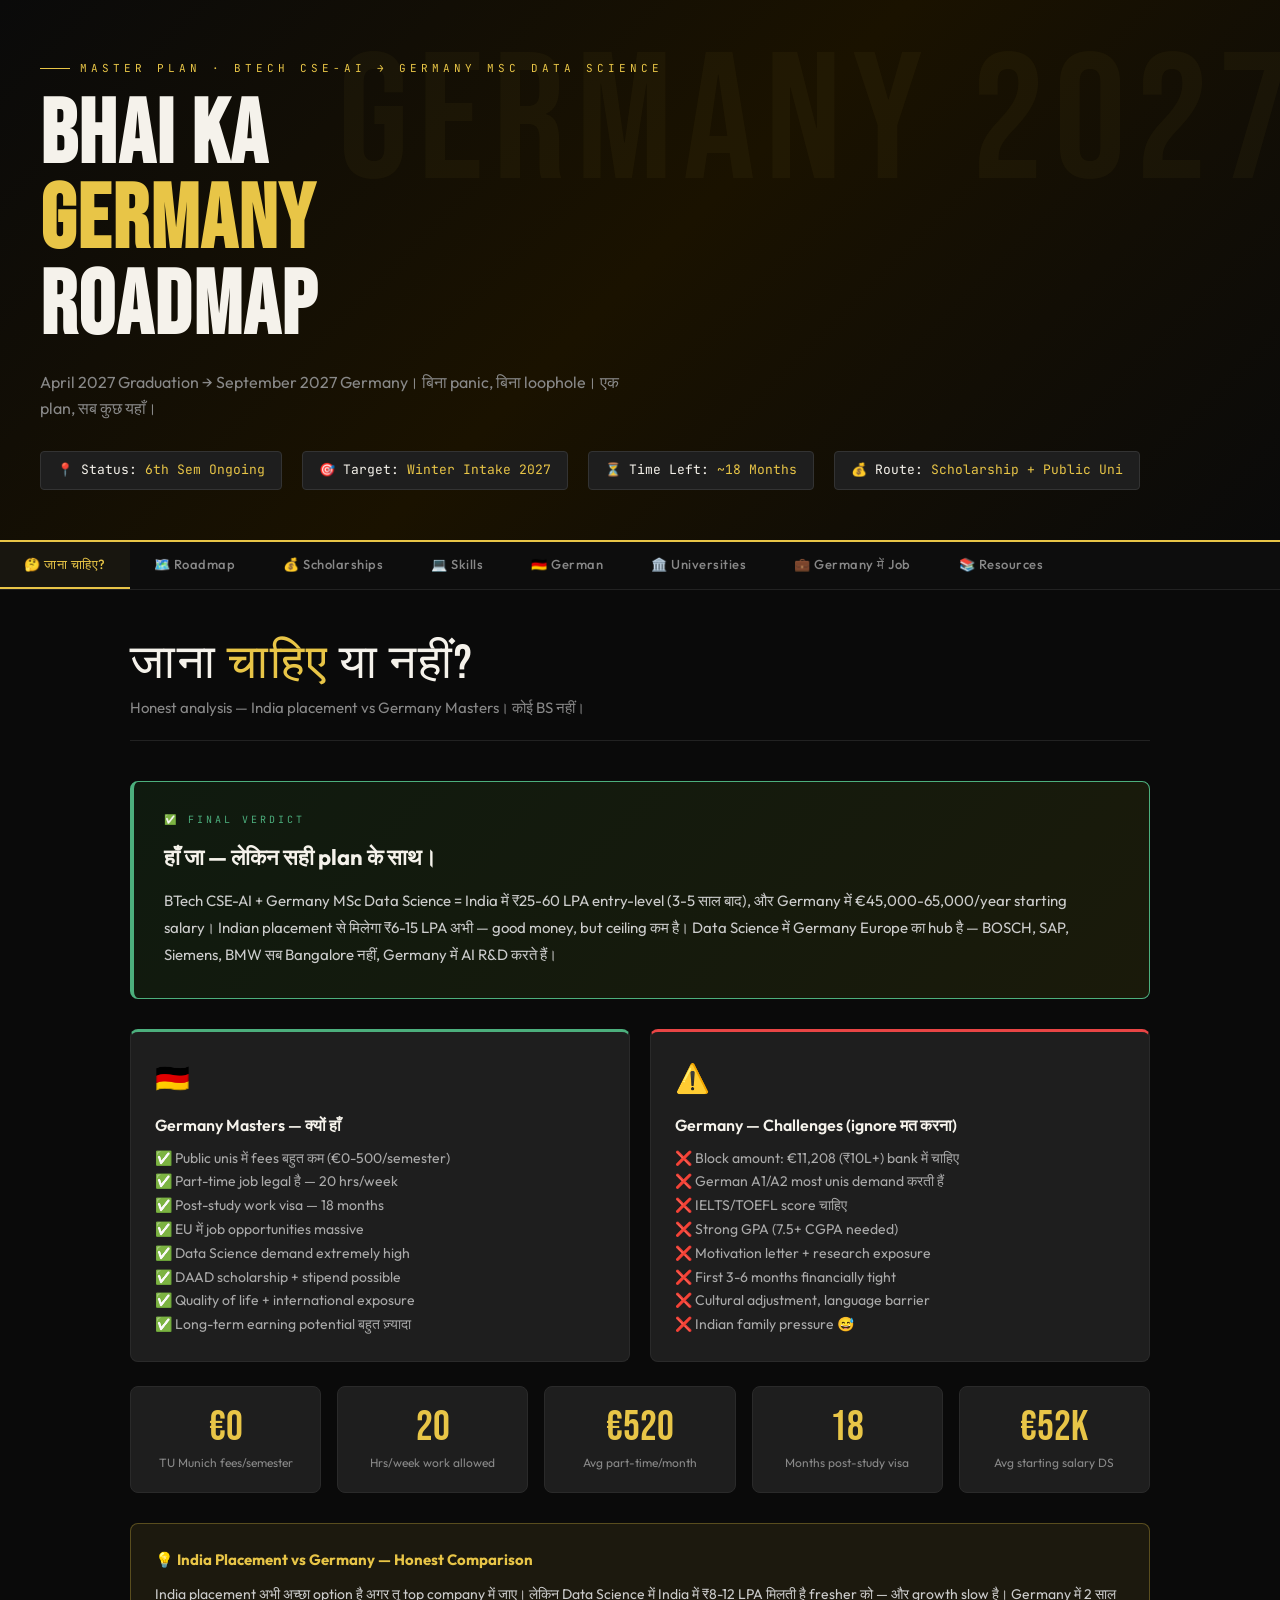
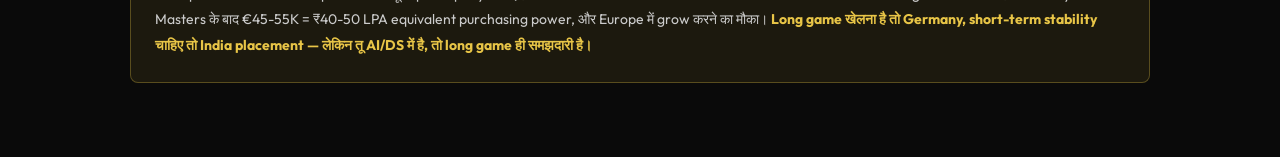
<file: templates/Untitled-1.html>
<!DOCTYPE html>
<html lang="hi">
<head>
<meta charset="UTF-8">
<meta name="viewport" content="width=device-width, initial-scale=1.0">
<title>Germany Masters Roadmap 2027</title>
<link href="https://fonts.googleapis.com/css2?family=Bebas+Neue&family=Outfit:wght@300;400;500;600;700&family=JetBrains+Mono:wght@400;600&display=swap" rel="stylesheet">
<style>
  :root {
    --black: #0a0a0a;
    --white: #f5f2eb;
    --gold: #e8c547;
    --orange: #f07d3e;
    --red: #e84545;
    --green: #4caf7d;
    --blue: #4a9eff;
    --gray: #1e1e1e;
    --gray2: #2a2a2a;
    --text-muted: #888;
  }

  * { margin: 0; padding: 0; box-sizing: border-box; }

  body {
    background: var(--black);
    color: var(--white);
    font-family: 'Outfit', sans-serif;
    line-height: 1.6;
    overflow-x: hidden;
  }

  /* HERO */
  .hero {
    background: linear-gradient(135deg, #0a0a0a 0%, #1a1200 50%, #0a0a0a 100%);
    border-bottom: 2px solid var(--gold);
    padding: 60px 40px 50px;
    position: relative;
    overflow: hidden;
  }
  .hero::before {
    content: 'GERMANY 2027';
    position: absolute;
    font-family: 'Bebas Neue', sans-serif;
    font-size: 180px;
    color: rgba(232,197,71,0.04);
    top: -20px; right: -20px;
    letter-spacing: 10px;
    pointer-events: none;
  }
  .hero-tag {
    font-family: 'JetBrains Mono', monospace;
    font-size: 11px;
    color: var(--gold);
    letter-spacing: 4px;
    text-transform: uppercase;
    margin-bottom: 16px;
    display: flex;
    align-items: center;
    gap: 10px;
  }
  .hero-tag::before { content: ''; width: 30px; height: 1px; background: var(--gold); }
  .hero h1 {
    font-family: 'Bebas Neue', sans-serif;
    font-size: clamp(48px, 8vw, 90px);
    line-height: 0.95;
    letter-spacing: 2px;
    margin-bottom: 20px;
  }
  .hero h1 span { color: var(--gold); }
  .hero-sub {
    font-size: 16px;
    color: var(--text-muted);
    max-width: 600px;
    margin-bottom: 30px;
  }
  .status-bar {
    display: flex;
    gap: 20px;
    flex-wrap: wrap;
  }
  .status-pill {
    background: var(--gray);
    border: 1px solid #333;
    padding: 8px 16px;
    border-radius: 4px;
    font-size: 13px;
    font-family: 'JetBrains Mono', monospace;
  }
  .status-pill span { color: var(--gold); }

  /* NAV */
  .nav {
    display: flex;
    gap: 0;
    overflow-x: auto;
    border-bottom: 1px solid #222;
    background: #0d0d0d;
    position: sticky;
    top: 0;
    z-index: 100;
    scrollbar-width: none;
  }
  .nav::-webkit-scrollbar { display: none; }
  .nav-btn {
    padding: 14px 24px;
    background: none;
    border: none;
    color: var(--text-muted);
    font-family: 'Outfit', sans-serif;
    font-size: 13px;
    font-weight: 500;
    cursor: pointer;
    white-space: nowrap;
    border-bottom: 2px solid transparent;
    transition: all 0.2s;
    letter-spacing: 0.5px;
  }
  .nav-btn.active, .nav-btn:hover {
    color: var(--gold);
    border-bottom-color: var(--gold);
    background: rgba(232,197,71,0.05);
  }

  /* SECTIONS */
  .section { display: none; padding: 50px 40px; max-width: 1100px; margin: 0 auto; }
  .section.active { display: block; animation: fadeIn 0.3s ease; }
  @keyframes fadeIn { from { opacity: 0; transform: translateY(10px); } to { opacity: 1; transform: translateY(0); } }

  /* SECTION TITLE */
  .sec-title {
    font-family: 'Bebas Neue', sans-serif;
    font-size: 48px;
    letter-spacing: 2px;
    margin-bottom: 8px;
    line-height: 1;
  }
  .sec-title span { color: var(--gold); }
  .sec-desc { color: var(--text-muted); font-size: 15px; margin-bottom: 40px; border-bottom: 1px solid #222; padding-bottom: 20px; }

  /* VERDICT CARD */
  .verdict {
    background: linear-gradient(135deg, #0f1a0f, #1a1a0a);
    border: 1px solid var(--green);
    border-left: 4px solid var(--green);
    padding: 30px;
    border-radius: 8px;
    margin-bottom: 30px;
  }
  .verdict.warn { border-color: var(--orange); border-left-color: var(--orange); background: linear-gradient(135deg, #1a0f0a, #1a1a0a); }
  .verdict-label {
    font-family: 'JetBrains Mono', monospace;
    font-size: 10px;
    letter-spacing: 3px;
    color: var(--green);
    margin-bottom: 12px;
  }
  .verdict.warn .verdict-label { color: var(--orange); }
  .verdict h3 { font-size: 22px; font-weight: 700; margin-bottom: 12px; }
  .verdict p { font-size: 15px; color: #ccc; line-height: 1.8; }

  /* GRID */
  .grid-2 { display: grid; grid-template-columns: 1fr 1fr; gap: 20px; margin-bottom: 24px; }
  .grid-3 { display: grid; grid-template-columns: repeat(3, 1fr); gap: 16px; margin-bottom: 24px; }
  @media(max-width: 700px) {
    .grid-2, .grid-3 { grid-template-columns: 1fr; }
    .section { padding: 30px 20px; }
    .hero { padding: 40px 20px; }
  }

  /* CARD */
  .card {
    background: var(--gray);
    border: 1px solid #2a2a2a;
    border-radius: 8px;
    padding: 24px;
    transition: border-color 0.2s;
  }
  .card:hover { border-color: #444; }
  .card-icon { font-size: 28px; margin-bottom: 12px; }
  .card h4 { font-size: 16px; font-weight: 600; margin-bottom: 8px; }
  .card p { font-size: 14px; color: #aaa; line-height: 1.7; }
  .card.gold { border-top: 3px solid var(--gold); }
  .card.green { border-top: 3px solid var(--green); }
  .card.red { border-top: 3px solid var(--red); }
  .card.blue { border-top: 3px solid var(--blue); }
  .card.orange { border-top: 3px solid var(--orange); }

  /* TIMELINE */
  .timeline { position: relative; }
  .timeline::before {
    content: '';
    position: absolute;
    left: 20px; top: 0; bottom: 0;
    width: 2px;
    background: linear-gradient(to bottom, var(--gold), transparent);
  }
  .tl-item {
    display: flex;
    gap: 30px;
    margin-bottom: 32px;
    position: relative;
  }
  .tl-dot {
    width: 42px; height: 42px;
    background: var(--gold);
    color: var(--black);
    border-radius: 50%;
    display: flex; align-items: center; justify-content: center;
    font-family: 'JetBrains Mono', monospace;
    font-size: 11px;
    font-weight: 700;
    flex-shrink: 0;
    z-index: 1;
  }
  .tl-dot.done { background: var(--green); }
  .tl-dot.future { background: #333; color: #888; }
  .tl-content { flex: 1; padding-top: 8px; }
  .tl-month {
    font-family: 'JetBrains Mono', monospace;
    font-size: 11px;
    color: var(--gold);
    letter-spacing: 2px;
    margin-bottom: 6px;
  }
  .tl-content h4 { font-size: 17px; font-weight: 600; margin-bottom: 8px; }
  .tl-tasks { list-style: none; }
  .tl-tasks li {
    font-size: 14px;
    color: #bbb;
    padding: 5px 0;
    display: flex;
    align-items: flex-start;
    gap: 10px;
  }
  .tl-tasks li::before { content: '→'; color: var(--gold); font-size: 12px; margin-top: 2px; flex-shrink: 0; }

  /* TABLE */
  .table-wrap { overflow-x: auto; margin-bottom: 30px; }
  table { width: 100%; border-collapse: collapse; font-size: 14px; }
  th {
    background: var(--gray2);
    padding: 12px 16px;
    text-align: left;
    font-family: 'JetBrains Mono', monospace;
    font-size: 11px;
    letter-spacing: 2px;
    color: var(--gold);
    border-bottom: 2px solid var(--gold);
  }
  td {
    padding: 12px 16px;
    border-bottom: 1px solid #1e1e1e;
    color: #ccc;
    vertical-align: top;
  }
  tr:hover td { background: rgba(255,255,255,0.02); }
  .badge {
    display: inline-block;
    padding: 3px 8px;
    border-radius: 3px;
    font-size: 11px;
    font-weight: 600;
    font-family: 'JetBrains Mono', monospace;
  }
  .badge-gold { background: rgba(232,197,71,0.15); color: var(--gold); }
  .badge-green { background: rgba(76,175,125,0.15); color: var(--green); }
  .badge-red { background: rgba(232,69,69,0.15); color: var(--red); }
  .badge-blue { background: rgba(74,158,255,0.15); color: var(--blue); }
  .badge-orange { background: rgba(240,125,62,0.15); color: var(--orange); }

  /* SKILL BARS */
  .skill-item { margin-bottom: 20px; }
  .skill-header { display: flex; justify-content: space-between; margin-bottom: 8px; font-size: 14px; }
  .skill-name { font-weight: 600; }
  .skill-priority { font-family: 'JetBrains Mono', monospace; font-size: 12px; }
  .skill-bar { height: 6px; background: #222; border-radius: 3px; overflow: hidden; }
  .skill-fill { height: 100%; border-radius: 3px; transition: width 1s ease; }

  /* HIGHLIGHT BOX */
  .highlight {
    background: rgba(232,197,71,0.08);
    border: 1px solid rgba(232,197,71,0.3);
    border-radius: 8px;
    padding: 24px;
    margin-bottom: 24px;
  }
  .highlight h4 { color: var(--gold); font-size: 15px; margin-bottom: 10px; }
  .highlight p, .highlight li { font-size: 14px; color: #ccc; line-height: 1.8; }
  .highlight ul { padding-left: 20px; }

  /* NUMBER STAT */
  .stats-row { display: flex; gap: 16px; margin-bottom: 30px; flex-wrap: wrap; }
  .stat-box {
    background: var(--gray);
    border: 1px solid #2a2a2a;
    border-radius: 8px;
    padding: 20px 24px;
    flex: 1;
    min-width: 140px;
    text-align: center;
  }
  .stat-num {
    font-family: 'Bebas Neue', sans-serif;
    font-size: 42px;
    color: var(--gold);
    line-height: 1;
    margin-bottom: 4px;
  }
  .stat-label { font-size: 12px; color: var(--text-muted); }

  /* CHECKLIST */
  .checklist { list-style: none; }
  .checklist li {
    display: flex;
    gap: 12px;
    padding: 10px 0;
    border-bottom: 1px solid #1a1a1a;
    font-size: 14px;
    color: #ccc;
    align-items: flex-start;
  }
  .checklist li:last-child { border-bottom: none; }
  .check-icon { font-size: 16px; flex-shrink: 0; margin-top: 2px; }
  .check-text strong { display: block; color: var(--white); font-size: 15px; margin-bottom: 3px; }

  /* RESOURCE LINK */
  .resource-grid { display: grid; grid-template-columns: repeat(auto-fill, minmax(280px, 1fr)); gap: 14px; }
  .resource-card {
    background: var(--gray);
    border: 1px solid #2a2a2a;
    border-radius: 6px;
    padding: 16px 20px;
    display: flex;
    align-items: flex-start;
    gap: 14px;
  }
  .resource-icon { font-size: 22px; flex-shrink: 0; }
  .resource-body h5 { font-size: 14px; font-weight: 600; margin-bottom: 4px; }
  .resource-body p { font-size: 12px; color: #888; line-height: 1.5; }
  .resource-body a { color: var(--blue); font-size: 12px; text-decoration: none; }
  .resource-body a:hover { text-decoration: underline; }

  /* WARNING BOX */
  .warning-box {
    background: rgba(232,69,69,0.08);
    border: 1px solid rgba(232,69,69,0.3);
    border-left: 4px solid var(--red);
    padding: 20px;
    border-radius: 6px;
    margin-bottom: 20px;
    font-size: 14px;
    color: #ccc;
    line-height: 1.8;
  }
  .warning-box strong { color: var(--red); }
</style>
</head>
<body>

<div class="hero">
  <div class="hero-tag">Master Plan · BTech CSE-AI → Germany MSc Data Science</div>
  <h1>BHAI KA<br><span>GERMANY</span><br>ROADMAP</h1>
  <p class="hero-sub">April 2027 Graduation → September 2027 Germany। बिना panic, बिना loophole। एक plan, सब कुछ यहाँ।</p>
  <div class="status-bar">
    <div class="status-pill">📍 Status: <span>6th Sem Ongoing</span></div>
    <div class="status-pill">🎯 Target: <span>Winter Intake 2027</span></div>
    <div class="status-pill">⏳ Time Left: <span>~18 Months</span></div>
    <div class="status-pill">💰 Route: <span>Scholarship + Public Uni</span></div>
  </div>
</div>

<nav class="nav">
  <button class="nav-btn active" onclick="show('verdict')">🤔 जाना चाहिए?</button>
  <button class="nav-btn" onclick="show('roadmap')">🗺️ Roadmap</button>
  <button class="nav-btn" onclick="show('scholarships')">💰 Scholarships</button>
  <button class="nav-btn" onclick="show('skills')">💻 Skills</button>
  <button class="nav-btn" onclick="show('german')">🇩🇪 German</button>
  <button class="nav-btn" onclick="show('universities')">🏛️ Universities</button>
  <button class="nav-btn" onclick="show('job')">💼 Germany में Job</button>
  <button class="nav-btn" onclick="show('resources')">📚 Resources</button>
</nav>

<!-- SECTION 1: VERDICT -->
<div id="verdict" class="section active">
  <div class="sec-title">जाना <span>चाहिए</span> या नहीं?</div>
  <p class="sec-desc">Honest analysis — India placement vs Germany Masters। कोई BS नहीं।</p>

  <div class="verdict">
    <div class="verdict-label">✅ FINAL VERDICT</div>
    <h3>हाँ जा — लेकिन सही plan के साथ।</h3>
    <p>BTech CSE-AI + Germany MSc Data Science = India में ₹25-60 LPA entry-level (3-5 साल बाद), और Germany में €45,000-65,000/year starting salary। Indian placement से मिलेगा ₹6-15 LPA अभी — good money, but ceiling कम है। Data Science में Germany Europe का hub है — BOSCH, SAP, Siemens, BMW सब Bangalore नहीं, Germany में AI R&D करते हैं।</p>
  </div>

  <div class="grid-2">
    <div class="card green">
      <div class="card-icon">🇩🇪</div>
      <h4>Germany Masters — क्यों हाँ</h4>
      <p>
        ✅ Public unis में fees बहुत कम (€0-500/semester)<br>
        ✅ Part-time job legal है — 20 hrs/week<br>
        ✅ Post-study work visa — 18 months<br>
        ✅ EU में job opportunities massive<br>
        ✅ Data Science demand extremely high<br>
        ✅ DAAD scholarship + stipend possible<br>
        ✅ Quality of life + international exposure<br>
        ✅ Long-term earning potential बहुत ज़्यादा
      </p>
    </div>
    <div class="card red">
      <div class="card-icon">⚠️</div>
      <h4>Germany — Challenges (ignore मत करना)</h4>
      <p>
        ❌ Block amount: €11,208 (₹10L+) bank में चाहिए<br>
        ❌ German A1/A2 most unis demand करती हैं<br>
        ❌ IELTS/TOEFL score चाहिए<br>
        ❌ Strong GPA (7.5+ CGPA needed)<br>
        ❌ Motivation letter + research exposure<br>
        ❌ First 3-6 months financially tight<br>
        ❌ Cultural adjustment, language barrier<br>
        ❌ Indian family pressure 😅
      </p>
    </div>
  </div>

  <div class="stats-row">
    <div class="stat-box">
      <div class="stat-num">€0</div>
      <div class="stat-label">TU Munich fees/semester</div>
    </div>
    <div class="stat-box">
      <div class="stat-num">20</div>
      <div class="stat-label">Hrs/week work allowed</div>
    </div>
    <div class="stat-box">
      <div class="stat-num">€520</div>
      <div class="stat-label">Avg part-time/month</div>
    </div>
    <div class="stat-box">
      <div class="stat-num">18</div>
      <div class="stat-label">Months post-study visa</div>
    </div>
    <div class="stat-box">
      <div class="stat-num">€52K</div>
      <div class="stat-label">Avg starting salary DS</div>
    </div>
  </div>

  <div class="highlight">
    <h4>💡 India Placement vs Germany — Honest Comparison</h4>
    <p>India placement अभी अच्छा option है अगर तू top company में जाए। लेकिन Data Science में India में ₹8-12 LPA मिलती है fresher को — और growth slow है। Germany में 2 साल Masters के बाद €45-55K = ₹40-50 LPA equivalent purchasing power, और Europe में grow करने का मौका। <strong style="color: var(--gold);">Long game खेलना है तो Germany, short-term stability चाहिए तो India placement — लेकिन तू AI/DS में है, तो long game ही समझदारी है।</strong></p>
  </div>
</div>

<!-- SECTION 2: ROADMAP -->
<div id="roadmap" class="section">
  <div class="sec-title">18 Month <span>Roadmap</span></div>
  <p class="sec-desc">Sem 6 से लेकर Germany पहुँचने तक — महीने-दर-महीने plan।</p>

  <div class="timeline">

    <div class="tl-item">
      <div class="tl-dot done">NOW</div>
      <div class="tl-content">
        <div class="tl-month">MARCH – APRIL 2025 (SEM 6)</div>
        <h4>🔥 Foundation Phase — अभी से शुरू कर</h4>
        <ul class="tl-tasks">
          <li>CGPA ठीक कर — 7.5+ बनाए रख, यह eligibility cutoff है</li>
          <li>German A1 शुरू कर — Duolingo + YouTube (रोज़ 20 min)</li>
          <li>GitHub profile बना — projects डालना शुरू कर</li>
          <li>Data Science basics: Python, Pandas, NumPy पक्का कर</li>
          <li>LinkedIn profile optimize कर</li>
          <li>IELTS की date book कर — July/August में दे</li>
        </ul>
      </div>
    </div>

    <div class="tl-item">
      <div class="tl-dot">7th</div>
      <div class="tl-content">
        <div class="tl-month">MAY – AUGUST 2025 (SUMMER BREAK + SEM 7)</div>
        <h4>📚 Skill Build + IELTS Phase</h4>
        <ul class="tl-tasks">
          <li>IELTS दे — 6.5+ band target (prefer 7.0+)</li>
          <li>Machine Learning: Andrew Ng course complete कर</li>
          <li>1-2 solid Kaggle projects complete कर</li>
          <li>German A1 complete → A2 शुरू</li>
          <li>University research शुरू — shortlist बना (8-10 unis)</li>
          <li>DAAD scholarship requirements study कर</li>
          <li>अगर internship मिले तो ज़रूर कर (Data/AI field में)</li>
          <li>Research paper पढ़ना शुरू कर (arXiv) — exposure के लिए</li>
        </ul>
      </div>
    </div>

    <div class="tl-item">
      <div class="tl-dot">8th</div>
      <div class="tl-content">
        <div class="tl-month">SEPT – DEC 2025 (SEM 7 CONTINUES)</div>
        <h4>🎯 Application Prep Phase</h4>
        <ul class="tl-tasks">
          <li>Statement of Purpose (SOP) draft करना शुरू — यह सबसे important है</li>
          <li>Professors से LOR (Letter of Recommendation) request करना शुरू</li>
          <li>German A2 complete → B1 शुरू</li>
          <li>Deep Learning, SQL, Tableau/PowerBI सीख</li>
          <li>Final university shortlist (5-6 unis) confirm कर</li>
          <li>GRE decide — कुछ German unis require करती हैं, check कर</li>
          <li>Resume/CV German academic format में बना</li>
        </ul>
      </div>
    </div>

    <div class="tl-item">
      <div class="tl-dot">APP</div>
      <div class="tl-content">
        <div class="tl-month">JAN – MARCH 2026 (SEM 8 — FINAL YEAR)</div>
        <h4>📝 APPLICATION SUBMIT करना — यह deadline miss मत करना</h4>
        <ul class="tl-tasks">
          <li>Winter 2026-27 intake के लिए applications submit करना (most unis: Jan-April deadline)</li>
          <li>DAAD scholarship apply करना — deadline typically November/December</li>
          <li>Uni Assist portal use करना (centralized application)</li>
          <li>SOP finalize, LORs collect करना</li>
          <li>Transcript की certified copies बनवाना</li>
          <li>German B1 exam दे सके तो दे — Goethe Institut</li>
          <li>Portfolio/GitHub clean कर</li>
        </ul>
      </div>
    </div>

    <div class="tl-item">
      <div class="tl-dot">FIN</div>
      <div class="tl-content">
        <div class="tl-month">APRIL – JUNE 2026 (FINAL EXAMS + RESULTS)</div>
        <h4>⏳ Wait + Finish Strong</h4>
        <ul class="tl-tasks">
          <li>Final exams — CGPA maintain करना crucial है</li>
          <li>University offer letters आने लगेंगे — compare करना</li>
          <li>Block account (Sperrkonto) के लिए planning करना — ₹10-11L</li>
          <li>Part-time job या freelance — block amount के लिए save करना</li>
          <li>German B1 → B2 practice जारी रखना</li>
          <li>Graduation certificate, final transcripts ready रखना</li>
        </ul>
      </div>
    </div>

    <div class="tl-item">
      <div class="tl-dot">VISA</div>
      <div class="tl-content">
        <div class="tl-month">JULY – AUGUST 2026</div>
        <h4>🛂 Visa + Final Prep</h4>
        <ul class="tl-tasks">
          <li>Admission confirm हो जाए तो Student Visa apply करना — VFS Global India</li>
          <li>Block account (Sperrkonto) open करना — Deutsche Bank / Fintiba / Coracle</li>
          <li>Health insurance arrange करना (TK / AOK)</li>
          <li>Accommodation book करना — Studentenwerk (student housing) या WG (flatshare)</li>
          <li>Flight book करना</li>
          <li>Emergency fund 3 months रखना साथ</li>
        </ul>
      </div>
    </div>

    <div class="tl-item">
      <div class="tl-dot" style="background: var(--green); color: #000;">🎉</div>
      <div class="tl-content">
        <div class="tl-month">SEPTEMBER 2026 → GERMANY</div>
        <h4>✈️ Germany पहुँचना</h4>
        <ul class="tl-tasks">
          <li>Arrive, register at Einwohnermeldeamt (address registration — mandatory)</li>
          <li>University enrollment complete करना</li>
          <li>Bank account खोलना (N26 / DKB — easy for students)</li>
          <li>Part-time job search शुरू — university job board, LinkedIn, Indeed.de</li>
          <li>Student network बनाना — batchmates, seniors से connect करना</li>
        </ul>
      </div>
    </div>

  </div>

  <div class="warning-box">
    <strong>⚠️ Block Amount Reality Check:</strong> Germany Student Visa के लिए तुझे एक blocked account में €11,208 (2026 के हिसाब से ~₹10.5L) रखने होंगे। यह scholarship या loan से आ सकता है, या family से। यह arrange करना सबसे practically कठिन काम है — इसके लिए अभी से plan करना शुरू कर। DAAD scholarship मिल जाए तो यह problem काफी solve हो जाती है।
  </div>
</div>

<!-- SECTION 3: SCHOLARSHIPS -->
<div id="scholarships" class="section">
  <div class="sec-title"><span>Scholarships</span> — पैसे का चक्कर</div>
  <p class="sec-desc">Germany जाने के लिए पैसे नहीं चाहिए — सही scholarship चाहिए। यहाँ सब options हैं।</p>

  <div class="table-wrap">
    <table>
      <thead>
        <tr>
          <th>Scholarship</th>
          <th>Amount</th>
          <th>Eligibility</th>
          <th>Deadline</th>
          <th>Difficulty</th>
        </tr>
      </thead>
      <tbody>
        <tr>
          <td><strong>DAAD (Most Important)</strong><br><small>Deutscher Akademischer Austauschdienst</small></td>
          <td>€934/month + health + travel</td>
          <td>Good academic record, 2+ years work exp preferred (or fresh grad)</td>
          <td>Oct-Nov annually</td>
          <td><span class="badge badge-orange">HIGH</span></td>
        </tr>
        <tr>
          <td><strong>Deutschlandstipendium</strong></td>
          <td>€300/month</td>
          <td>Enrolled in German university, good grades</td>
          <td>After admission</td>
          <td><span class="badge badge-green">MEDIUM</span></td>
        </tr>
        <tr>
          <td><strong>Friedrich Ebert Stiftung</strong></td>
          <td>€850/month</td>
          <td>Social commitment + academics</td>
          <td>Jan-Feb annually</td>
          <td><span class="badge badge-orange">HIGH</span></td>
        </tr>
        <tr>
          <td><strong>Konrad Adenauer Stiftung</strong></td>
          <td>€850/month</td>
          <td>Leadership + academics</td>
          <td>Feb annually</td>
          <td><span class="badge badge-orange">HIGH</span></td>
        </tr>
        <tr>
          <td><strong>Heinrich Böll Stiftung</strong></td>
          <td>€850/month</td>
          <td>Green/feminist values + academics</td>
          <td>March annually</td>
          <td><span class="badge badge-orange">HIGH</span></td>
        </tr>
        <tr>
          <td><strong>University Merit Scholarships</strong><br><small>(TU Munich, TU Berlin, etc.)</small></td>
          <td>Varies (€300-1000)</td>
          <td>Top applicants, varies by university</td>
          <td>With admission</td>
          <td><span class="badge badge-gold">MEDIUM-HIGH</span></td>
        </tr>
        <tr>
          <td><strong>SBI / Canara Bank Education Loan</strong></td>
          <td>Up to ₹40L+</td>
          <td>Admission letter + collateral</td>
          <td>Anytime</td>
          <td><span class="badge badge-green">EASY</span></td>
        </tr>
      </tbody>
    </table>
  </div>

  <div class="highlight">
    <h4>🎯 Strategy — इस order में apply कर</h4>
    <ul>
      <li><strong>1st Priority: DAAD</strong> — India के लिए सबसे accessible, इसी पर focus कर। daad.de पर India-specific programs देख।</li>
      <li><strong>2nd: University Scholarships</strong> — Admission मिलने के बाद automatically consider होते हैं कुछ में।</li>
      <li><strong>3rd: Deutschlandstipendium</strong> — Germany पहुँचने के बाद apply करना।</li>
      <li><strong>Backup: Education Loan</strong> — Block amount के लिए SBI Student Loan (education loan) ले सकता है। Interest rate 8-9% है। Scholarship मिल जाए तो repay करना आसान।</li>
    </ul>
  </div>

  <div class="grid-2">
    <div class="card gold">
      <div class="card-icon">📋</div>
      <h4>DAAD Application में क्या चाहिए</h4>
      <p>
        ✅ Motivation Letter (2 pages, very specific)<br>
        ✅ Study/Research Plan (detailed)<br>
        ✅ Academic Transcripts<br>
        ✅ IELTS/TOEFL score<br>
        ✅ 2 LORs (Professors)<br>
        ✅ CV (Academic format)<br>
        ✅ University admission proof<br>
        ✅ Proof of German knowledge (optional but +ve)
      </p>
    </div>
    <div class="card orange">
      <div class="card-icon">💡</div>
      <h4>Block Amount — कैसे arrange करें</h4>
      <p>
        Option 1: DAAD scholarship मिली तो partly covered<br>
        Option 2: Education loan (SBI/Canara/HDFC) — bank को admission letter दिखाओ<br>
        Option 3: Family support + personal savings<br>
        Option 4: Fintiba/Coracle — India से online blocked account open होता है<br><br>
        <strong style="color: var(--gold);">Start saving NOW — even ₹5K/month helps</strong>
      </p>
    </div>
  </div>
</div>

<!-- SECTION 4: SKILLS -->
<div id="skills" class="section">
  <div class="sec-title">Data Science <span>Skills</span></div>
  <p class="sec-desc">Germany में पहुँचते ही job/internship मिले — इसके लिए यह सब चाहिए। Priority के साथ।</p>

  <div class="grid-2">
    <div>
      <h3 style="margin-bottom: 20px; font-size: 18px;">🔴 Must Have (Sem 7-8 में पक्का कर)</h3>

      <div class="skill-item">
        <div class="skill-header">
          <span class="skill-name">Python (Advanced)</span>
          <span class="skill-priority" style="color: var(--red);">CRITICAL</span>
        </div>
        <div class="skill-bar"><div class="skill-fill" style="width: 95%; background: var(--red);"></div></div>
        <p style="font-size: 12px; color: #888; margin-top: 6px;">Pandas, NumPy, Sklearn, OOP concepts, clean code</p>
      </div>

      <div class="skill-item">
        <div class="skill-header">
          <span class="skill-name">Machine Learning</span>
          <span class="skill-priority" style="color: var(--red);">CRITICAL</span>
        </div>
        <div class="skill-bar"><div class="skill-fill" style="width: 90%; background: var(--red);"></div></div>
        <p style="font-size: 12px; color: #888; margin-top: 6px;">Regression, Classification, Clustering, Model evaluation</p>
      </div>

      <div class="skill-item">
        <div class="skill-header">
          <span class="skill-name">SQL + Databases</span>
          <span class="skill-priority" style="color: var(--red);">CRITICAL</span>
        </div>
        <div class="skill-bar"><div class="skill-fill" style="width: 85%; background: var(--red);"></div></div>
        <p style="font-size: 12px; color: #888; margin-top: 6px;">PostgreSQL, MySQL, joins, aggregations, window functions</p>
      </div>

      <div class="skill-item">
        <div class="skill-header">
          <span class="skill-name">Deep Learning Basics</span>
          <span class="skill-priority" style="color: var(--orange);">HIGH</span>
        </div>
        <div class="skill-bar"><div class="skill-fill" style="width: 75%; background: var(--orange);"></div></div>
        <p style="font-size: 12px; color: #888; margin-top: 6px;">TensorFlow/PyTorch basics, CNNs, NLP fundamentals</p>
      </div>

      <div class="skill-item">
        <div class="skill-header">
          <span class="skill-name">Statistics & Probability</span>
          <span class="skill-priority" style="color: var(--orange);">HIGH</span>
        </div>
        <div class="skill-bar"><div class="skill-fill" style="width: 80%; background: var(--orange);"></div></div>
        <p style="font-size: 12px; color: #888; margin-top: 6px;">Hypothesis testing, distributions, Bayesian basics</p>
      </div>
    </div>

    <div>
      <h3 style="margin-bottom: 20px; font-size: 18px;">🟡 Good to Have (जितना हो सके)</h3>

      <div class="skill-item">
        <div class="skill-header">
          <span class="skill-name">Data Visualization</span>
          <span class="skill-priority" style="color: var(--gold);">MEDIUM</span>
        </div>
        <div class="skill-bar"><div class="skill-fill" style="width: 70%; background: var(--gold);"></div></div>
        <p style="font-size: 12px; color: #888; margin-top: 6px;">Matplotlib, Seaborn, Plotly, Tableau/PowerBI</p>
      </div>

      <div class="skill-item">
        <div class="skill-header">
          <span class="skill-name">Cloud (AWS/GCP/Azure)</span>
          <span class="skill-priority" style="color: var(--gold);">MEDIUM</span>
        </div>
        <div class="skill-bar"><div class="skill-fill" style="width: 60%; background: var(--gold);"></div></div>
        <p style="font-size: 12px; color: #888; margin-top: 6px;">Basic deployment, S3, BigQuery — free tier use कर</p>
      </div>

      <div class="skill-item">
        <div class="skill-header">
          <span class="skill-name">Git + GitHub</span>
          <span class="skill-priority" style="color: var(--gold);">MEDIUM</span>
        </div>
        <div class="skill-bar"><div class="skill-fill" style="width: 80%; background: var(--gold);"></div></div>
        <p style="font-size: 12px; color: #888; margin-top: 6px;">Version control, branches, pull requests — interview में check होता है</p>
      </div>

      <div class="skill-item">
        <div class="skill-header">
          <span class="skill-name">MLOps Basics</span>
          <span class="skill-priority" style="color: var(--green);">BONUS</span>
        </div>
        <div class="skill-bar"><div class="skill-fill" style="width: 40%; background: var(--green);"></div></div>
        <p style="font-size: 12px; color: #888; margin-top: 6px;">MLflow, Docker basics — Germany में बहुत demand है</p>
      </div>

      <div class="skill-item">
        <div class="skill-header">
          <span class="skill-name">Research/Paper Reading</span>
          <span class="skill-priority" style="color: var(--green);">BONUS</span>
        </div>
        <div class="skill-bar"><div class="skill-fill" style="width: 50%; background: var(--green);"></div></div>
        <p style="font-size: 12px; color: #888; margin-top: 6px;">arXiv papers समझना — university में और SOP में काम आता है</p>
      </div>
    </div>
  </div>

  <div class="highlight">
    <h4>🏆 Portfolio Strategy — Germany में Job के लिए</h4>
    <ul>
      <li><strong>3-4 Strong GitHub Projects:</strong> Real datasets, proper documentation, results clearly shown</li>
      <li><strong>1 Kaggle Competition:</strong> Top 20% rank even — shows competitive spirit</li>
      <li><strong>1 End-to-End Project:</strong> Data collection → Cleaning → ML model → Deployment (Flask/Streamlit) → GitHub</li>
      <li><strong>Kaggle Notebook:</strong> Well-explained EDA notebook — recruiters देखते हैं</li>
      <li><strong>LinkedIn पर showcase:</strong> Project posts in English — German recruiters English देखते हैं</li>
    </ul>
  </div>

  <div class="table-wrap">
    <table>
      <thead>
        <tr><th>Sem</th><th>Focus</th><th>Certification (Optional)</th><th>Project</th></tr>
      </thead>
      <tbody>
        <tr>
          <td>Sem 6 (Now)</td>
          <td>Python solid, SQL basics, Git</td>
          <td>—</td>
          <td>EDA project on Kaggle dataset</td>
        </tr>
        <tr>
          <td>Summer '25</td>
          <td>ML algorithms, Statistics</td>
          <td>Andrew Ng ML Specialization</td>
          <td>ML prediction project (end-to-end)</td>
        </tr>
        <tr>
          <td>Sem 7</td>
          <td>Deep Learning, NLP, SQL Advanced</td>
          <td>DeepLearning.AI TensorFlow</td>
          <td>NLP project (sentiment/text classification)</td>
        </tr>
        <tr>
          <td>Sem 8</td>
          <td>Portfolio polish, interview prep</td>
          <td>Google Data Analytics (free)</td>
          <td>Final thesis project → GitHub पर डाल</td>
        </tr>
      </tbody>
    </table>
  </div>
</div>

<!-- SECTION 5: GERMAN -->
<div id="german" class="section">
  <div class="sec-title">German <span>Language</span> Plan</div>
  <p class="sec-desc">A1 से B1/B2 तक — 18 months में possible है। Smart तरीके से।</p>

  <div class="verdict">
    <div class="verdict-label">REALITY CHECK</div>
    <h3>English-taught programs के लिए German mandatory नहीं — लेकिन game-changer है।</h3>
    <p>Most MSc Data Science programs in Germany English में हैं। तो German visa/admission के लिए strictly required नहीं है। लेकिन: part-time job ढूंढने के लिए, daily life के लिए, और future job prospects के लिए German B1/B2 बहुत काम आती है। <strong>Priority: पहले IELTS, फिर German।</strong></p>
  </div>

  <div class="grid-3">
    <div class="card">
      <div class="card-icon">🔤</div>
      <h4>A1 — अभी शुरू कर (Free)</h4>
      <p>Daily 20-30 min। Duolingo + YouTube (Deutsch für Euch)। Basic greetings, numbers, days। 2-3 months में complete।</p>
    </div>
    <div class="card">
      <div class="card-icon">📖</div>
      <h4>A2 — Sem 7 तक</h4>
      <p>Nicos Weg (free — Deutsche Welle website)। Simple conversations, shopping, directions। Goethe Institut books या Lingoda app।</p>
    </div>
    <div class="card">
      <div class="card-icon">🎯</div>
      <h4>B1 — Germany जाने से पहले target</h4>
      <p>B1 certificate Goethe Institut से लेना best है। Germany में easily job interview, daily tasks handle कर सकते हो। telc exam या Goethe B1 दे।</p>
    </div>
  </div>

  <div class="table-wrap">
    <table>
      <thead><tr><th>Resource</th><th>Level</th><th>Cost</th><th>Best For</th></tr></thead>
      <tbody>
        <tr><td>Duolingo</td><td>A1-A2</td><td>Free</td><td>Daily habit बनाना</td></tr>
        <tr><td>Deutsche Welle — Nicos Weg</td><td>A1-B1</td><td>Free</td><td>Video + audio + exercises</td></tr>
        <tr><td>Goethe Institut India</td><td>All levels</td><td>₹8,000-20,000</td><td>Official certification</td></tr>
        <tr><td>Lingoda</td><td>A1-C1</td><td>€8-15/class</td><td>Live classes, structured</td></tr>
        <tr><td>Anki Flashcards</td><td>Vocabulary</td><td>Free</td><td>5000+ German words याद करना</td></tr>
        <tr><td>Easy German (YouTube)</td><td>B1-B2</td><td>Free</td><td>Real German street conversations</td></tr>
        <tr><td>italki</td><td>Any</td><td>€5-15/hr</td><td>Native speaker practice</td></tr>
      </tbody>
    </table>
  </div>

  <div class="highlight">
    <h4>📅 German Learning Schedule (Realistic)</h4>
    <ul>
      <li><strong>Mar-May 2025:</strong> Duolingo रोज़ + DW Nicos Weg A1 → A1 complete</li>
      <li><strong>Jun-Aug 2025:</strong> A2 content, Goethe A2 exam consider करना (Jaipur में center है)</li>
      <li><strong>Sep-Dec 2025:</strong> B1 prep, YouTube channels, Anki vocab</li>
      <li><strong>Jan-Jun 2026:</strong> Goethe B1 exam — certificate लेना</li>
      <li><strong>Germany में:</strong> B2 naturally improve हो जाएगा environment में</li>
    </ul>
  </div>
</div>

<!-- SECTION 6: UNIVERSITIES -->
<div id="universities" class="section">
  <div class="sec-title">Target <span>Universities</span></div>
  <p class="sec-desc">Public unis, low/no fees, English MSc Data Science programs। यह shortlist है।</p>

  <div class="table-wrap">
    <table>
      <thead>
        <tr><th>University</th><th>City</th><th>Program</th><th>Fees</th><th>CGPA</th><th>Rank</th></tr>
      </thead>
      <tbody>
        <tr>
          <td><strong>TU Munich (TUM)</strong></td>
          <td>Munich</td>
          <td>MSc Informatics (Data focus)</td>
          <td>€0 + €144 semester fee</td>
          <td>8.0+</td>
          <td><span class="badge badge-gold">TOP TIER</span></td>
        </tr>
        <tr>
          <td><strong>LMU Munich</strong></td>
          <td>Munich</td>
          <td>MSc Data Science</td>
          <td>€0 + ~€150</td>
          <td>7.5+</td>
          <td><span class="badge badge-gold">TOP TIER</span></td>
        </tr>
        <tr>
          <td><strong>TU Berlin</strong></td>
          <td>Berlin</td>
          <td>MSc Computer Science</td>
          <td>€0 + ~€300</td>
          <td>7.5+</td>
          <td><span class="badge badge-green">GOOD</span></td>
        </tr>
        <tr>
          <td><strong>University of Hamburg</strong></td>
          <td>Hamburg</td>
          <td>MSc Intelligent Adaptive Systems</td>
          <td>€0 + ~€350</td>
          <td>7.0+</td>
          <td><span class="badge badge-green">GOOD</span></td>
        </tr>
        <tr>
          <td><strong>Uni of Stuttgart</strong></td>
          <td>Stuttgart</td>
          <td>MSc Computer Science / ML</td>
          <td>€0 + ~€200</td>
          <td>7.5+</td>
          <td><span class="badge badge-green">GOOD</span></td>
        </tr>
        <tr>
          <td><strong>Saarland University</strong></td>
          <td>Saarbrücken</td>
          <td>MSc CS / Data Science</td>
          <td>€0 + ~€300</td>
          <td>7.0+</td>
          <td><span class="badge badge-blue">SAFE</span></td>
        </tr>
        <tr>
          <td><strong>TU Dortmund</strong></td>
          <td>Dortmund</td>
          <td>MSc Data Science</td>
          <td>€0 + ~€300</td>
          <td>6.5+</td>
          <td><span class="badge badge-blue">SAFE</span></td>
        </tr>
        <tr>
          <td><strong>Uni Mannheim</strong></td>
          <td>Mannheim</td>
          <td>MSc Data Science</td>
          <td>€0 + ~€200</td>
          <td>7.0+</td>
          <td><span class="badge badge-green">GOOD</span></td>
        </tr>
      </tbody>
    </table>
  </div>

  <div class="grid-2">
    <div class="card blue">
      <div class="card-icon">📋</div>
      <h4>Application Process</h4>
      <p>
        Most German universities Uni-Assist portal use करती हैं। कुछ directly apply करती हैं। Steps:<br><br>
        1. Uni-Assist पर account बना<br>
        2. Documents upload: transcripts, IELTS, SOP, LOR, CV<br>
        3. Application fee: ~€75 per application<br>
        4. 3-5 universities में apply करना — dream, target, safe mix<br>
        5. Decision: April-June में आती है
      </p>
    </div>
    <div class="card gold">
      <div class="card-icon">💡</div>
      <h4>SOP (Statement of Purpose) — यह सबसे important है</h4>
      <p>
        German universities SOP को बहुत seriously लेती हैं।<br><br>
        ✅ Why Data Science? Why Germany? Why THIS university?<br>
        ✅ Specific professors या research groups mention कर<br>
        ✅ अपने projects/skills connect कर<br>
        ✅ Future goals clearly state कर<br>
        ✅ 2 pages, English, no generic sentences<br><br>
        <strong style="color: var(--gold);">Generic SOP = rejection। Research करके लिख।</strong>
      </p>
    </div>
  </div>
</div>

<!-- SECTION 7: JOB IN GERMANY -->
<div id="job" class="section">
  <div class="sec-title">Germany में <span>Job</span> Strategy</div>
  <p class="sec-desc">पहुँचते ही 1-2 महीने में part-time/internship — यह possible है अगर prepared हो।</p>

  <div class="verdict">
    <div class="verdict-label">IMPORTANT RULE</div>
    <h3>Student Visa पर 20 hrs/week work legal है।</h3>
    <p>Germany में international students 20 hours प्रति week part-time job कर सकते हैं, plus सभी semester breaks में full-time। Average student job: €12-15/hour = €800-1200/month। Data Science internship: €1500-2500/month। यह living expenses cover करने के लिए enough है।</p>
  </div>

  <div class="grid-3">
    <div class="card green">
      <div class="card-icon">💻</div>
      <h4>Werkstudent (Most Common)</h4>
      <p>Student part-time job in a company। Data Science students के लिए: SAP, BMW, Siemens, startups। English में काम होता है। €15-25/hr। LinkedIn, Glassdoor, Stepstone.de पर ढूंढो।</p>
    </div>
    <div class="card blue">
      <div class="card-icon">🏛️</div>
      <h4>University Jobs (HiWi)</h4>
      <p>Research assistant। प्रोफेसर के lab में काम। Germany पहुँचने के बाद professors को directly email कर। Easy way in, और CV के लिए बढ़िया।</p>
    </div>
    <div class="card orange">
      <div class="card-icon">🚀</div>
      <h4>Internship (Praktikum)</h4>
      <p>6 months तक internship semester break में। Mercedes, Bayer, DeepMind Munich — सब hire करते हैं। Germany में internship offer rate India से बहुत better है।</p>
    </div>
  </div>

  <div class="highlight">
    <h4>🎯 Germany पहुँचने के बाद Day 1 से job search plan</h4>
    <ul>
      <li><strong>Week 1-2:</strong> Registration, bank account, enrollment complete करना। LinkedIn German location update करना।</li>
      <li><strong>Week 3-4:</strong> LinkedIn Easy Apply — "Werkstudent Data Science" search करना। रोज़ 5-10 applications। Resume को German format में adapt करना।</li>
      <li><strong>Month 2:</strong> University career center visit करना। Senior Indian students से job tips लेना। HiWi position के लिए professors को email करना।</li>
      <li><strong>Key Platforms:</strong> LinkedIn (best), Stepstone.de, Indeed.de, Glassdoor.de, Xing (German LinkedIn), university job boards</li>
      <li><strong>Secret Weapon:</strong> Indian community Germany में बहुत बड़ी है — WhatsApp/Telegram groups join करना, referrals मिलते हैं।</li>
    </ul>
  </div>

  <div class="warning-box">
    <strong>⚠️ German Language for Jobs:</strong> Tech/Data Science jobs mostly English में हैं, इसलिए German mandatory नहीं है। लेकिन A2-B1 German होने से तुझे priority मिलती है। Supermarket/cafe/restaurant jobs के लिए German ज़रूरी है।
  </div>

  <div class="grid-2">
    <div class="card">
      <div class="card-icon">📝</div>
      <h4>German CV Format (अलग है Indian से)</h4>
      <p>
        ✅ Photo include करना (optional but common)<br>
        ✅ Personal details section<br>
        ✅ Reverse chronological order<br>
        ✅ Education prominent रखना<br>
        ✅ Skills clearly listed<br>
        ✅ Hobbies/Interests section (Germans include करते हैं)<br>
        ✅ 1-2 pages max<br>
        ✅ PDF format, clean design
      </p>
    </div>
    <div class="card">
      <div class="card-icon">💰</div>
      <h4>Monthly Budget (Germany में)</h4>
      <p>
        🏠 Rent (student dorm): €250-350<br>
        🍽️ Food: €150-200<br>
        🚌 Transport (semester ticket): €30-60<br>
        📱 Phone: €10-15<br>
        🏥 Health Insurance: €110<br>
        📚 Misc: €100<br>
        <strong>Total: ~€700-800/month</strong><br>
        <small style="color: var(--green);">Part-time job से cover possible है</small>
      </p>
    </div>
  </div>
</div>

<!-- SECTION 8: RESOURCES -->
<div id="resources" class="section">
  <div class="sec-title">All <span>Resources</span></div>
  <p class="sec-desc">एक जगह सब कुछ — websites, YouTube, apps, communities।</p>

  <h3 style="margin-bottom: 16px; color: var(--gold); font-size: 16px; letter-spacing: 2px; font-family: 'JetBrains Mono', monospace;">📚 DATA SCIENCE LEARNING</h3>
  <div class="resource-grid" style="margin-bottom: 36px;">
    <div class="resource-card">
      <div class="resource-icon">🎓</div>
      <div class="resource-body">
        <h5>Coursera — Andrew Ng ML</h5>
        <p>Machine Learning Specialization — best starting point</p>
        <a href="https://coursera.org" target="_blank">coursera.org</a>
      </div>
    </div>
    <div class="resource-card">
      <div class="resource-icon">🤗</div>
      <div class="resource-body">
        <h5>fast.ai</h5>
        <p>Practical Deep Learning — free, project-based approach</p>
        <a href="https://fast.ai" target="_blank">fast.ai</a>
      </div>
    </div>
    <div class="resource-card">
      <div class="resource-icon">🏆</div>
      <div class="resource-body">
        <h5>Kaggle</h5>
        <p>Competitions, datasets, notebooks, free courses</p>
        <a href="https://kaggle.com" target="_blank">kaggle.com</a>
      </div>
    </div>
    <div class="resource-card">
      <div class="resource-icon">🧮</div>
      <div class="resource-body">
        <h5>StatQuest (YouTube)</h5>
        <p>Statistics + ML concepts crystal clear</p>
        <a href="https://youtube.com/@statquest" target="_blank">YouTube</a>
      </div>
    </div>
    <div class="resource-card">
      <div class="resource-icon">💾</div>
      <div class="resource-body">
        <h5>Mode SQL Tutorial</h5>
        <p>SQL from basics to advanced — free</p>
        <a href="https://mode.com/sql-tutorial" target="_blank">mode.com</a>
      </div>
    </div>
    <div class="resource-card">
      <div class="resource-icon">📊</div>
      <div class="resource-body">
        <h5>Towards Data Science</h5>
        <p>Medium publication — articles, project ideas, tutorials</p>
        <a href="https://towardsdatascience.com" target="_blank">towardsdatascience.com</a>
      </div>
    </div>
  </div>

  <h3 style="margin-bottom: 16px; color: var(--gold); font-size: 16px; letter-spacing: 2px; font-family: 'JetBrains Mono', monospace;">🇩🇪 GERMANY SPECIFIC</h3>
  <div class="resource-grid" style="margin-bottom: 36px;">
    <div class="resource-card">
      <div class="resource-icon">🎓</div>
      <div class="resource-body">
        <h5>DAAD Official</h5>
        <p>Scholarships, university search, all Germany info</p>
        <a href="https://daad.de" target="_blank">daad.de</a>
      </div>
    </div>
    <div class="resource-card">
      <div class="resource-icon">🏛️</div>
      <div class="resource-body">
        <h5>Uni-Assist</h5>
        <p>Centralized application portal for German universities</p>
        <a href="https://uni-assist.de" target="_blank">uni-assist.de</a>
      </div>
    </div>
    <div class="resource-card">
      <div class="resource-icon">🔍</div>
      <div class="resource-body">
        <h5>Hochschulkompass</h5>
        <p>Official German university + program search</p>
        <a href="https://hochschulkompass.de" target="_blank">hochschulkompass.de</a>
      </div>
    </div>
    <div class="resource-card">
      <div class="resource-icon">💼</div>
      <div class="resource-body">
        <h5>Fintiba / Coracle</h5>
        <p>Blocked account (Sperrkonto) for visa — India से open होता है</p>
        <a href="https://fintiba.com" target="_blank">fintiba.com</a>
      </div>
    </div>
    <div class="resource-card">
      <div class="resource-icon">📝</div>
      <div class="resource-body">
        <h5>Reddit r/germany & r/MSIIT</h5>
        <p>Real experiences from Indians in Germany</p>
        <a href="https://reddit.com/r/germany" target="_blank">reddit.com/r/germany</a>
      </div>
    </div>
    <div class="resource-card">
      <div class="resource-icon">🇩🇪</div>
      <div class="resource-body">
        <h5>Make it in Germany</h5>
        <p>Official German government guide for international students</p>
        <a href="https://make-it-in-germany.com" target="_blank">make-it-in-germany.com</a>
      </div>
    </div>
  </div>

  <h3 style="margin-bottom: 16px; color: var(--gold); font-size: 16px; letter-spacing: 2px; font-family: 'JetBrains Mono', monospace;">🗣️ GERMAN LANGUAGE</h3>
  <div class="resource-grid" style="margin-bottom: 36px;">
    <div class="resource-card">
      <div class="resource-icon">📱</div>
      <div class="resource-body">
        <h5>Deutsche Welle — Nicos Weg</h5>
        <p>A1-B1 free video course — best free German resource</p>
        <a href="https://dw.com/de/deutsch-lernen" target="_blank">dw.com</a>
      </div>
    </div>
    <div class="resource-card">
      <div class="resource-icon">🦉</div>
      <div class="resource-body">
        <h5>Duolingo</h5>
        <p>Daily habit — 20 mins/day, A1-A2 के लिए perfect</p>
        <a href="https://duolingo.com" target="_blank">duolingo.com</a>
      </div>
    </div>
    <div class="resource-card">
      <div class="resource-icon">📺</div>
      <div class="resource-body">
        <h5>Easy German (YouTube)</h5>
        <p>Real street German with subtitles — B1+ के बाद देखना</p>
        <a href="https://youtube.com/@EasyGerman" target="_blank">YouTube</a>
      </div>
    </div>
    <div class="resource-card">
      <div class="resource-icon">🃏</div>
      <div class="resource-body">
        <h5>Anki Flashcards</h5>
        <p>5000 German words deck — free download, daily 20 cards</p>
        <a href="https://apps.ankiweb.net" target="_blank">apps.ankiweb.net</a>
      </div>
    </div>
  </div>

  <h3 style="margin-bottom: 16px; color: var(--gold); font-size: 16px; letter-spacing: 2px; font-family: 'JetBrains Mono', monospace;">👥 COMMUNITY (MUST JOIN)</h3>
  <div class="resource-grid">
    <div class="resource-card">
      <div class="resource-icon">💬</div>
      <div class="resource-body">
        <h5>Telegram: Indians in Germany</h5>
        <p>"Indians in Germany", "Indians in Munich" — Telegram पर search कर। Job referrals, room sharing, city tips।</p>
      </div>
    </div>
    <div class="resource-card">
      <div class="resource-icon">🔵</div>
      <div class="resource-body">
        <h5>Facebook: Indian Students Germany</h5>
        <p>"Indian Students in Germany" group — बड़ी community, बहुत helpful</p>
      </div>
    </div>
    <div class="resource-card">
      <div class="resource-icon">💼</div>
      <div class="resource-body">
        <h5>LinkedIn Germany Community</h5>
        <p>Target university के alumni से connect कर — "TU Munich alumni India" search कर। Referrals possible।</p>
      </div>
    </div>
  </div>

  <div style="margin-top: 50px; padding: 30px; background: var(--gray); border-radius: 8px; border: 1px solid #333; text-align: center;">
    <div style="font-family: 'Bebas Neue', sans-serif; font-size: 36px; color: var(--gold); margin-bottom: 12px;">SUMMARY IN ONE LINE</div>
    <p style="font-size: 16px; color: #ccc; max-width: 700px; margin: 0 auto; line-height: 1.8;">
      <strong style="color: white;">CGPA maintain कर → IELTS दे → Skills build कर → German सीख → DAAD + 5 unis में apply कर → Block amount arrange कर → Germany पहुँच → Werkstudent job ढूंढ।</strong><br><br>
      <span style="color: var(--text-muted);">यह doable है। हर month में 1-2 चीज़ें करता रह — panic की ज़रूरत नहीं। बस consistent रह।</span>
    </p>
  </div>
</div>

<script>
function show(id) {
  document.querySelectorAll('.section').forEach(s => s.classList.remove('active'));
  document.querySelectorAll('.nav-btn').forEach(b => b.classList.remove('active'));
  document.getElementById(id).classList.add('active');
  event.target.classList.add('active');
  window.scrollTo({ top: 120, behavior: 'smooth' });
}
</script>
</body>
</html>
</file>
